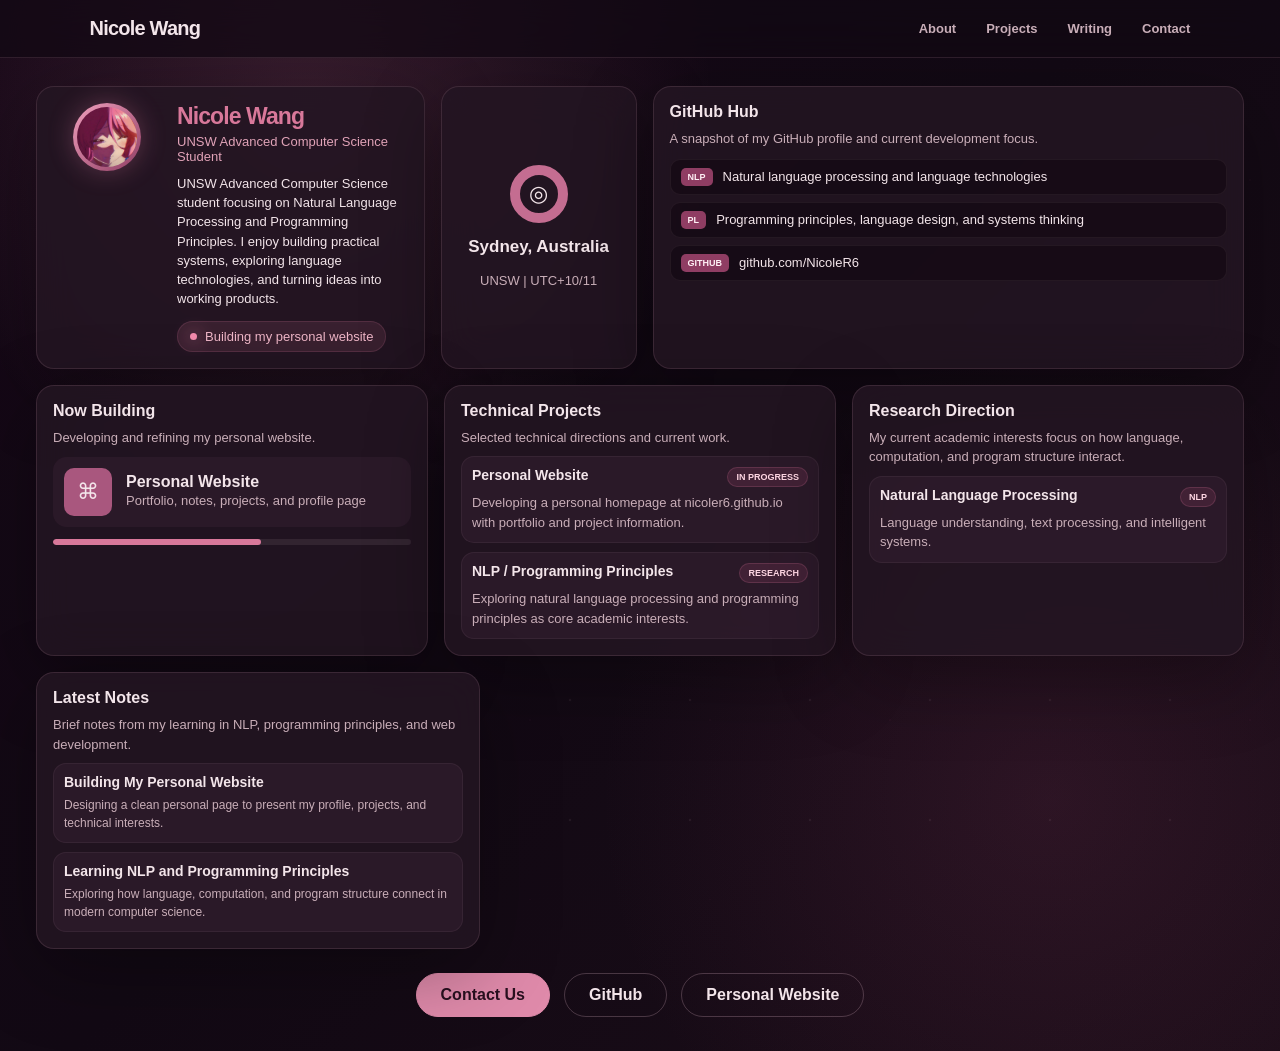
<file: personal_link_page.html>
<!DOCTYPE html>
<html lang="en">
<head>
  <meta charset="UTF-8" />
  <meta name="viewport" content="width=device-width, initial-scale=1.0" />
  <title>Nicole Wang | Personal Page</title>

  <style>
    * {
      box-sizing: border-box;
      margin: 0;
      padding: 0;
    }

    :root {
      --bg: #120914;
      --card: rgba(35, 22, 34, 0.86);
      --card-soft: rgba(48, 28, 45, 0.72);
      --border: rgba(255, 190, 210, 0.12);
      --text: #f3e5ea;
      --muted: #c9aeb8;
      --accent: #d8789a;
      --accent-soft: #8f3d63;
    }

    body {
      min-height: 100vh;
      font-family: Inter, -apple-system, BlinkMacSystemFont, "Segoe UI", sans-serif;
      background:
        radial-gradient(circle at 24% 10%, rgba(216, 120, 154, 0.18), transparent 30%),
        radial-gradient(circle at 82% 76%, rgba(143, 61, 99, 0.18), transparent 34%),
        linear-gradient(135deg, #160817 0%, #120914 48%, #1b0d18 100%);
      color: var(--text);
      overflow-x: hidden;
    }

    body::before {
      content: "";
      position: fixed;
      inset: 0;
      pointer-events: none;
      background-image:
        radial-gradient(circle, rgba(255, 220, 230, 0.28) 1px, transparent 1.7px),
        radial-gradient(circle, rgba(216, 120, 154, 0.12) 1px, transparent 1.8px);
      background-size: 120px 120px, 180px 180px;
      background-position: 30px 40px, 80px 90px;
      opacity: 0.24;
    }

    .nav {
      height: 58px;
      border-bottom: 1px solid var(--border);
      display: flex;
      align-items: center;
      justify-content: space-between;
      padding: 0 7vw;
      backdrop-filter: blur(18px);
      background: rgba(18, 9, 20, 0.74);
      position: sticky;
      top: 0;
      z-index: 10;
    }

    .brand {
      font-weight: 800;
      font-size: 20px;
      letter-spacing: -0.04em;
    }

    .nav-links {
      display: flex;
      gap: 30px;
      font-size: 13px;
      font-weight: 700;
      color: var(--muted);
    }

    .nav-links a {
      color: inherit;
      text-decoration: none;
    }

    .nav-links a:hover {
      color: var(--accent);
    }

    main {
      max-width: 1740px;
      margin: 0 auto;
      padding: 28px 36px 34px;
    }

    .grid {
      display: grid;
      grid-template-columns: 1.15fr 0.58fr 1.75fr;
      gap: 16px;
    }

    .wide-grid {
      display: grid;
      grid-template-columns: 1fr 1fr 1fr;
      gap: 16px;
      margin-top: 16px;
    }

    .bottom-grid {
      display: grid;
      grid-template-columns: 0.82fr 1.38fr;
      gap: 16px;
      margin-top: 16px;
    }

    .card {
      background: var(--card);
      border: 1px solid var(--border);
      border-radius: 18px;
      padding: 16px;
      box-shadow: 0 22px 80px rgba(0, 0, 0, 0.32);
      backdrop-filter: blur(18px);
    }

    .profile {
      min-height: 172px;
      display: grid;
      grid-template-columns: 108px 1fr;
      gap: 16px;
      align-items: start;
    }

    .avatar-wrap {
      width: 68px;
      height: 68px;
      border-radius: 50%;
      padding: 4px;
      background: linear-gradient(135deg, #f0a0bd, #8f3d63);
      margin: 0 auto;
      box-shadow: 0 0 26px rgba(216, 120, 154, 0.32);
    }

    .avatar {
      width: 100%;
      height: 100%;
      border-radius: 50%;
      object-fit: cover;
      display: block;
      background: #2d142a;
    }

    h1 {
      color: var(--accent);
      font-size: 23px;
      letter-spacing: -0.04em;
      margin-bottom: 4px;
    }

    .subtitle {
      color: #e1a3b8;
      font-size: 13px;
      margin-bottom: 10px;
    }

    .bio {
      color: var(--text);
      line-height: 1.48;
      font-size: 13px;
    }

    .status {
      display: inline-flex;
      align-items: center;
      gap: 8px;
      margin-top: 12px;
      padding: 7px 12px;
      border-radius: 999px;
      background: rgba(216, 120, 154, 0.12);
      color: #f0b7c8;
      font-size: 13px;
      border: 1px solid rgba(216, 120, 154, 0.16);
    }

    .dot {
      width: 7px;
      height: 7px;
      border-radius: 50%;
      background: #f28aad;
      box-shadow: 0 0 18px #f28aad;
    }

    .location {
      min-height: 172px;
      display: flex;
      flex-direction: column;
      justify-content: center;
      align-items: center;
      text-align: center;
      gap: 14px;
    }

    .circle-icon {
      width: 58px;
      height: 58px;
      border-radius: 50%;
      border: 10px solid #c46d91;
      display: grid;
      place-items: center;
      color: var(--text);
      font-size: 22px;
    }

    .location strong {
      font-size: 17px;
    }

    .location span,
    .muted {
      color: var(--muted);
      font-size: 13px;
      line-height: 1.5;
    }

    .news {
      min-height: 172px;
    }

    .card-title {
      font-size: 16px;
      font-weight: 800;
      margin-bottom: 8px;
      color: var(--text);
    }

    .pill-list {
      margin-top: 10px;
      display: grid;
      gap: 7px;
    }

    .pill {
      display: flex;
      align-items: center;
      gap: 10px;
      padding: 8px 10px;
      background: rgba(19, 9, 18, 0.64);
      border: 1px solid rgba(255, 210, 226, 0.06);
      border-radius: 10px;
      font-size: 13px;
      color: var(--text);
      overflow: hidden;
      white-space: nowrap;
      text-overflow: ellipsis;
    }

    .tag {
      flex: 0 0 auto;
      font-size: 9px;
      font-weight: 900;
      color: #fff0f5;
      background: var(--accent-soft);
      padding: 4px 7px;
      border-radius: 5px;
    }

    .track {
      margin-top: 10px;
      padding: 11px;
      border-radius: 14px;
      background: var(--card-soft);
      display: flex;
      gap: 14px;
      align-items: center;
    }

    .cover {
      width: 48px;
      height: 48px;
      border-radius: 10px;
      background: #a9577e;
      display: grid;
      place-items: center;
      font-size: 22px;
      flex: 0 0 auto;
    }

    .bar {
      height: 6px;
      border-radius: 999px;
      background: rgba(255, 225, 235, 0.08);
      margin-top: 12px;
      overflow: hidden;
    }

    .bar::before {
      content: "";
      display: block;
      width: 58%;
      height: 100%;
      background: var(--accent);
      border-radius: inherit;
    }

    .project-item,
    .post {
      margin-top: 9px;
      padding: 10px;
      border-radius: 13px;
      background: var(--card-soft);
      border: 1px solid rgba(255, 210, 226, 0.06);
    }

    .project-head {
      display: flex;
      justify-content: space-between;
      gap: 10px;
      font-weight: 800;
      margin-bottom: 6px;
      font-size: 14px;
    }

    .badge {
      font-size: 9px;
      padding: 4px 8px;
      border-radius: 999px;
      color: #ffd6e3;
      background: rgba(143, 61, 99, 0.24);
      border: 1px solid rgba(216, 120, 154, 0.2);
      white-space: nowrap;
    }

    .activity,
    .writing {
      min-height: 235px;
    }

    .heatmap {
      margin-top: 10px;
      display: grid;
      grid-template-columns: repeat(12, 1fr);
      gap: 5px;
    }

    .square {
      aspect-ratio: 1;
      border-radius: 4px;
      background: #2b1829;
    }

    .lv1 { background: #4b1937; }
    .lv2 { background: #743052; }
    .lv3 { background: #a94d76; }
    .lv4 { background: #df7ca0; }

    .post h3 {
      font-size: 14px;
      margin-bottom: 6px;
    }

    .post p {
      color: var(--muted);
      font-size: 12px;
      line-height: 1.5;
    }

    .actions {
      margin-top: 24px;
      display: flex;
      justify-content: center;
      gap: 14px;
      flex-wrap: wrap;
    }

    .button {
      text-decoration: none;
      color: var(--text);
      padding: 12px 24px;
      border-radius: 999px;
      border: 1px solid rgba(255, 210, 226, 0.22);
      font-weight: 800;
      transition: transform 0.2s ease, background 0.2s ease;
    }

    .button.primary {
      color: #29101f;
      background: #df8aaa;
      border-color: #df8aaa;
    }

    .button:hover {
      transform: translateY(-2px);
      background: rgba(255, 210, 226, 0.08);
    }

    .button.primary:hover {
      background: #f0a0bd;
    }

    @media (max-width: 1100px) {
      .grid,
      .wide-grid,
      .bottom-grid {
        grid-template-columns: 1fr;
      }

      .profile {
        grid-template-columns: 1fr;
      }

      .nav-links {
        gap: 16px;
        font-size: 12px;
      }
    }
  </style>
</head>

<body>
  <nav class="nav">
    <div class="brand">Nicole Wang</div>
    <div class="nav-links">
      <a href="#about">About</a>
      <a href="#projects">Projects</a>
      <a href="#writing">Writing</a>
      <a href="#contact">Contact</a>
    </div>
  </nav>

  <main>
    <section class="grid">
      <article class="card profile" id="about">
        <div class="avatar-wrap">
          <img class="avatar" src="images/personal.JPG" alt="Nicole Wang avatar" />
        </div>

        <div>
          <h1>Nicole Wang</h1>
          <div class="subtitle">UNSW Advanced Computer Science Student</div>
          <p class="bio">
            UNSW Advanced Computer Science student focusing on Natural Language Processing and Programming Principles.
            I enjoy building practical systems, exploring language technologies, and turning ideas into working products.
          </p>
          <div class="status">
            <span class="dot"></span> Building my personal website
          </div>
        </div>
      </article>

      <article class="card location">
        <div class="circle-icon">◎</div>
        <strong>Sydney, Australia</strong>
        <span>UNSW | UTC+10/11</span>
      </article>

      <article class="card news">
        <div class="card-title">GitHub Hub</div>
        <p class="muted">A snapshot of my GitHub profile and current development focus.</p>

        <div class="pill-list">
          <div class="pill"><span class="tag">NLP</span> Natural language processing and language technologies</div>
          <div class="pill"><span class="tag">PL</span> Programming principles, language design, and systems thinking</div>
          <div class="pill"><span class="tag">GITHUB</span> github.com/NicoleR6</div>
        </div>
      </article>
    </section>

    <section class="wide-grid">
      <article class="card">
        <div class="card-title">Now Building</div>
        <p class="muted">Developing and refining my personal website.</p>

        <div class="track">
          <div class="cover">⌘</div>
          <div>
            <strong>Personal Website</strong>
            <p class="muted">Portfolio, notes, projects, and profile page</p>
          </div>
        </div>

        <div class="bar"></div>
      </article>

      <article class="card projects" id="projects">
        <div class="card-title">Technical Projects</div>
        <p class="muted">Selected technical directions and current work.</p>

        <div class="project-item">
          <div class="project-head">
            <span>Personal Website</span>
            <span class="badge">IN PROGRESS</span>
          </div>
          <p class="muted">Developing a personal homepage at nicoler6.github.io with portfolio and project information.</p>
        </div>

        <div class="project-item">
          <div class="project-head">
            <span>NLP / Programming Principles</span>
            <span class="badge">RESEARCH</span>
          </div>
          <p class="muted">Exploring natural language processing and programming principles as core academic interests.</p>
        </div>
      </article>

      <article class="card">
        <div class="card-title">Research Direction</div>
        <p class="muted">
          My current academic interests focus on how language, computation, and program structure interact.
        </p>

        <div class="project-item">
          <div class="project-head">
            <span>Natural Language Processing</span>
            <span class="badge">NLP</span>
          </div>
          <p class="muted">Language understanding, text processing, and intelligent systems.</p>
        </div>
      </article>
    </section>

    <section class="bottom-grid">

      <article class="card writing" id="writing">
        <div class="card-title">Latest Notes</div>
        <p class="muted">Brief notes from my learning in NLP, programming principles, and web development.</p>

        <div class="post">
          <h3>Building My Personal Website</h3>
          <p>Designing a clean personal page to present my profile, projects, and technical interests.</p>
        </div>

        <div class="post">
          <h3>Learning NLP and Programming Principles</h3>
          <p>Exploring how language, computation, and program structure connect in modern computer science.</p>
        </div>
      </article>
    </section>

    <div class="actions" id="contact">
      <a class="button primary" href="https://discord.gg/MB8MsMVGRb">Contact Us</a>
      <a class="button" href="https://github.com/NicoleR6" target="_blank">GitHub</a>
      <a class="button" href="https://nicoler6.github.io/" target="_blank">Personal Website</a>
    </div>
  </main>
</body>
</html>
</file>
